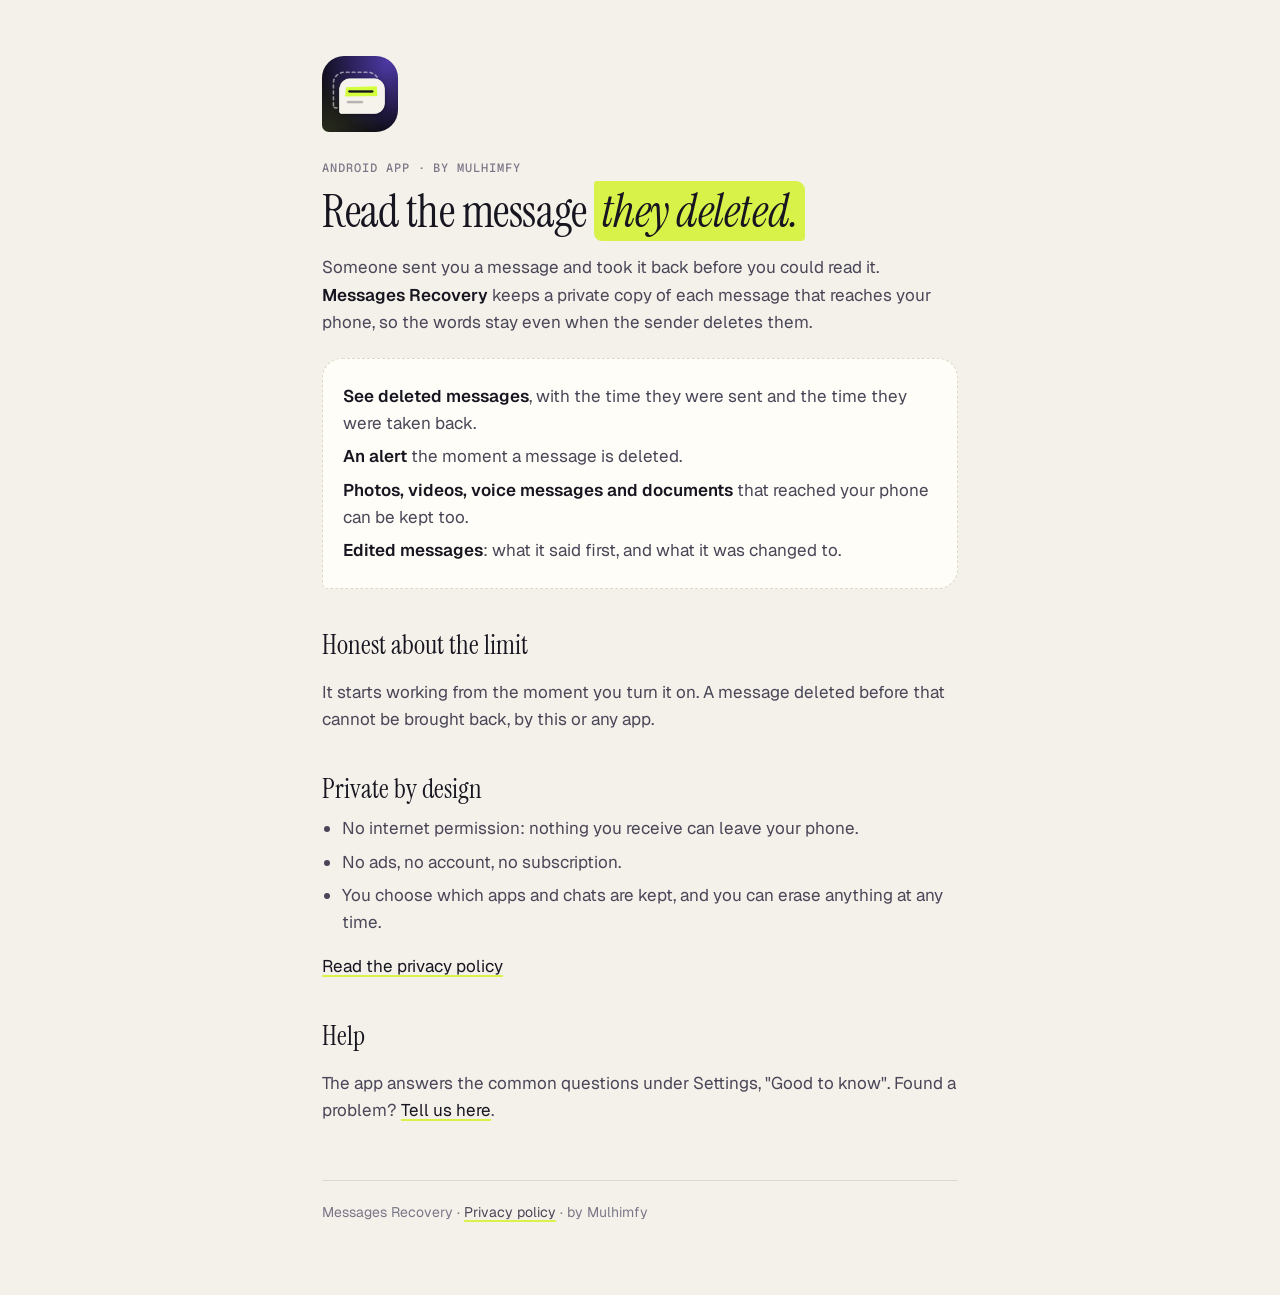
<file: docs/index.html>
<!doctype html>
<html lang="en">
<head>
<meta charset="utf-8">
<meta name="viewport" content="width=device-width,initial-scale=1">
<title>Messages Recovery · read the message they deleted</title>
<meta name="description" content="Messages Recovery for Android keeps a private copy of your incoming messages, so you can still read a message after the sender deletes it. No ads, no account, no internet permission.">
<link rel="icon" href="icon.png">
<link rel="preconnect" href="https://fonts.googleapis.com"><link rel="preconnect" href="https://fonts.gstatic.com" crossorigin>
<link href="https://fonts.googleapis.com/css2?family=Geist:wght@400;500;600&family=Geist+Mono:wght@500&family=Instrument+Serif:ital@0;1&display=swap" rel="stylesheet">
<link rel="stylesheet" href="style.css">
</head>
<body>
<main>
<img class="icon" src="icon.png" alt="Messages Recovery">
<p class="over">Android app · by Mulhimfy</p>
<h1>Read the message <em>they deleted.</em></h1>
<p>Someone sent you a message and took it back before you could read it. <b>Messages Recovery</b> keeps a private copy of each message that reaches your phone, so the words stay even when the sender deletes them.</p>

<div class="card">
<p><b>See deleted messages</b>, with the time they were sent and the time they were taken back.</p>
<p><b>An alert</b> the moment a message is deleted.</p>
<p><b>Photos, videos, voice messages and documents</b> that reached your phone can be kept too.</p>
<p><b>Edited messages</b>: what it said first, and what it was changed to.</p>
</div>

<h2>Honest about the limit</h2>
<p>It starts working from the moment you turn it on. A message deleted before that cannot be brought back, by this or any app.</p>

<h2>Private by design</h2>
<ul>
<li>No internet permission: nothing you receive can leave your phone.</li>
<li>No ads, no account, no subscription.</li>
<li>You choose which apps and chats are kept, and you can erase anything at any time.</li>
</ul>
<p><a href="privacy.html">Read the privacy policy</a></p>

<h2>Help</h2>
<p>The app answers the common questions under Settings, "Good to know". Found a problem? <a href="https://github.com/Mulhimfy/messagesrecovery-app/issues">Tell us here</a>.</p>
<footer>Messages Recovery · <a href="privacy.html">Privacy policy</a> · by Mulhimfy</footer>
</main>
</body>
</html>
</file>
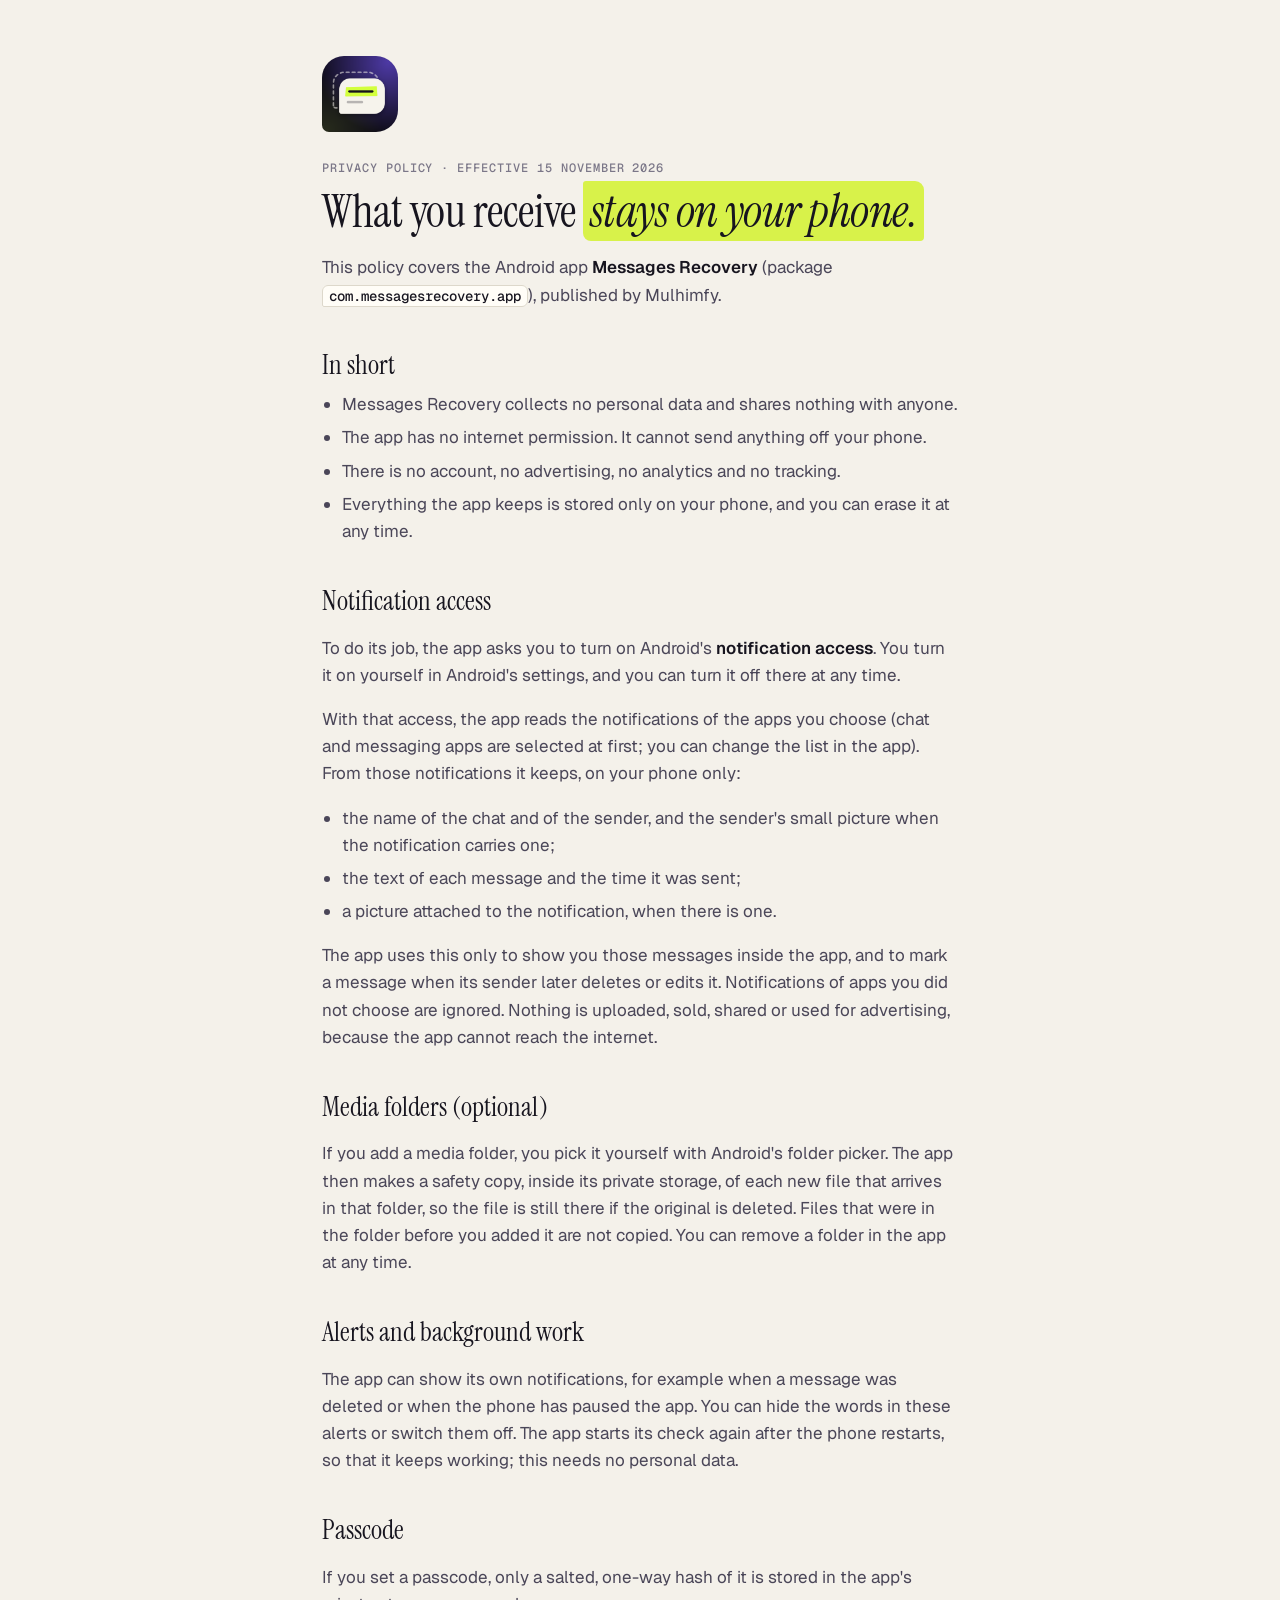
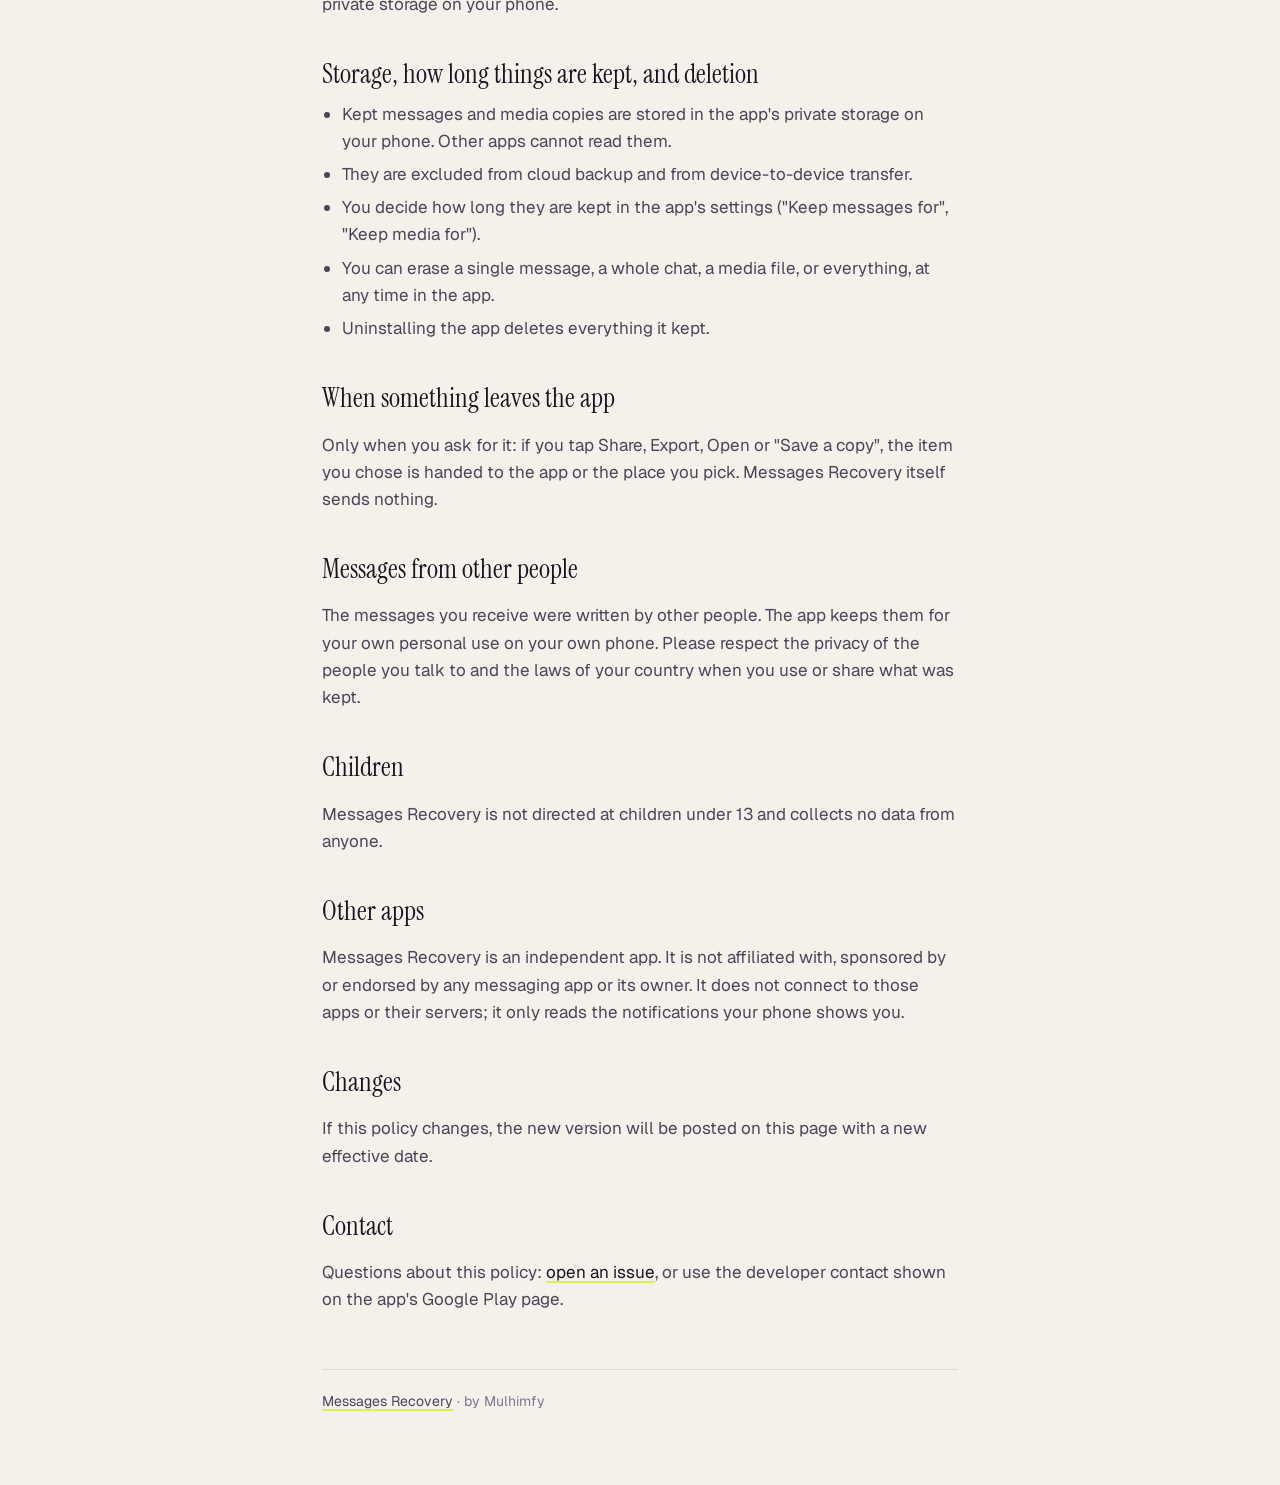
<file: docs/privacy.html>
<!doctype html>
<html lang="en">
<head>
<meta charset="utf-8">
<meta name="viewport" content="width=device-width,initial-scale=1">
<title>Privacy policy · Messages Recovery</title>
<meta name="description" content="Privacy policy of Messages Recovery for Android: your messages stay on your phone. No data collected, no internet permission.">
<link rel="icon" href="icon.png">
<link rel="preconnect" href="https://fonts.googleapis.com"><link rel="preconnect" href="https://fonts.gstatic.com" crossorigin>
<link href="https://fonts.googleapis.com/css2?family=Geist:wght@400;500;600&family=Geist+Mono:wght@500&family=Instrument+Serif:ital@0;1&display=swap" rel="stylesheet">
<link rel="stylesheet" href="style.css">
</head>
<body>
<main>
<a href="./"><img class="icon" src="icon.png" alt="Messages Recovery"></a>
<p class="over">Privacy policy · effective 15 November 2026</p>
<h1>What you receive <em>stays on your phone.</em></h1>
<p>This policy covers the Android app <b>Messages Recovery</b> (package <code>com.messagesrecovery.app</code>), published by Mulhimfy.</p>

<h2>In short</h2>
<ul>
<li>Messages Recovery collects no personal data and shares nothing with anyone.</li>
<li>The app has no internet permission. It cannot send anything off your phone.</li>
<li>There is no account, no advertising, no analytics and no tracking.</li>
<li>Everything the app keeps is stored only on your phone, and you can erase it at any time.</li>
</ul>

<h2>Notification access</h2>
<p>To do its job, the app asks you to turn on Android's <b>notification access</b>. You turn it on yourself in Android's settings, and you can turn it off there at any time.</p>
<p>With that access, the app reads the notifications of the apps you choose (chat and messaging apps are selected at first; you can change the list in the app). From those notifications it keeps, on your phone only:</p>
<ul>
<li>the name of the chat and of the sender, and the sender's small picture when the notification carries one;</li>
<li>the text of each message and the time it was sent;</li>
<li>a picture attached to the notification, when there is one.</li>
</ul>
<p>The app uses this only to show you those messages inside the app, and to mark a message when its sender later deletes or edits it. Notifications of apps you did not choose are ignored. Nothing is uploaded, sold, shared or used for advertising, because the app cannot reach the internet.</p>

<h2>Media folders (optional)</h2>
<p>If you add a media folder, you pick it yourself with Android's folder picker. The app then makes a safety copy, inside its private storage, of each new file that arrives in that folder, so the file is still there if the original is deleted. Files that were in the folder before you added it are not copied. You can remove a folder in the app at any time.</p>

<h2>Alerts and background work</h2>
<p>The app can show its own notifications, for example when a message was deleted or when the phone has paused the app. You can hide the words in these alerts or switch them off. The app starts its check again after the phone restarts, so that it keeps working; this needs no personal data.</p>

<h2>Passcode</h2>
<p>If you set a passcode, only a salted, one-way hash of it is stored in the app's private storage on your phone.</p>

<h2>Storage, how long things are kept, and deletion</h2>
<ul>
<li>Kept messages and media copies are stored in the app's private storage on your phone. Other apps cannot read them.</li>
<li>They are excluded from cloud backup and from device-to-device transfer.</li>
<li>You decide how long they are kept in the app's settings ("Keep messages for", "Keep media for").</li>
<li>You can erase a single message, a whole chat, a media file, or everything, at any time in the app.</li>
<li>Uninstalling the app deletes everything it kept.</li>
</ul>

<h2>When something leaves the app</h2>
<p>Only when you ask for it: if you tap Share, Export, Open or "Save a copy", the item you chose is handed to the app or the place you pick. Messages Recovery itself sends nothing.</p>

<h2>Messages from other people</h2>
<p>The messages you receive were written by other people. The app keeps them for your own personal use on your own phone. Please respect the privacy of the people you talk to and the laws of your country when you use or share what was kept.</p>

<h2>Children</h2>
<p>Messages Recovery is not directed at children under 13 and collects no data from anyone.</p>

<h2>Other apps</h2>
<p>Messages Recovery is an independent app. It is not affiliated with, sponsored by or endorsed by any messaging app or its owner. It does not connect to those apps or their servers; it only reads the notifications your phone shows you.</p>

<h2>Changes</h2>
<p>If this policy changes, the new version will be posted on this page with a new effective date.</p>

<h2>Contact</h2>
<p>Questions about this policy: <a href="https://github.com/Mulhimfy/messagesrecovery-app/issues">open an issue</a>, or use the developer contact shown on the app's Google Play page.</p>
<footer><a href="./">Messages Recovery</a> · by Mulhimfy</footer>
</main>
</body>
</html>
</file>
<file: docs/style.css>
:root{--bg:#0B0A10;--card:#15131D;--ink:#F2EFE6;--ink2:#B9B4C6;--ink3:#7E7990;--mark:#D8F24A;--line:#2A2735}
@media (prefers-color-scheme:light){:root{--bg:#F4F1EA;--card:#FFFDF7;--ink:#17151F;--ink2:#4A4658;--ink3:#7B7788;--mark:#D8F24A;--line:#DDD8CB}}
*{box-sizing:border-box}
html{-webkit-text-size-adjust:100%}
body{margin:0;background:var(--bg);color:var(--ink);font:400 17px/1.6 "Geist",system-ui,-apple-system,"Segoe UI",Roboto,sans-serif}
main{max-width:680px;margin:0 auto;padding:56px 22px 72px}
.icon{width:76px;height:76px;border-radius:22px 22px 22px 7px;display:block}
.over{font:500 12px/1.4 "Geist Mono",ui-monospace,monospace;letter-spacing:.08em;text-transform:uppercase;color:var(--ink3);margin:28px 0 10px}
h1{font:400 46px/1.08 "Instrument Serif",Georgia,serif;margin:0 0 18px;letter-spacing:-.01em}
h1 em{font-style:italic;color:#17151F;background:var(--mark);padding:0 .14em;border-radius:3px 9px 4px 8px;box-decoration-break:clone;-webkit-box-decoration-break:clone}
h2{font:400 27px/1.2 "Instrument Serif",Georgia,serif;margin:40px 0 10px}
p,li{color:var(--ink2)}
b,strong{color:var(--ink);font-weight:600}
ul{padding-left:20px;margin:10px 0}
li{margin:6px 0}
a{color:var(--ink);text-decoration:underline;text-decoration-color:var(--mark);text-decoration-thickness:2px;text-underline-offset:3px}
code{font:500 14px "Geist Mono",ui-monospace,monospace;background:var(--card);border:1px solid var(--line);padding:1px 6px;border-radius:6px 6px 6px 2px;color:var(--ink)}
.card{background:var(--card);border:1px dashed var(--line);border-radius:20px 20px 20px 6px;padding:18px 20px;margin:22px 0}
.card p{margin:6px 0}
.btn{display:inline-block;margin-top:8px;background:var(--mark);color:#17151F;font-weight:600;text-decoration:none;padding:13px 22px;border-radius:18px 18px 18px 6px}
footer{margin-top:56px;padding-top:20px;border-top:1px solid var(--line);font-size:14px;color:var(--ink3)}
footer a{color:var(--ink2)}
@media (max-width:480px){h1{font-size:38px}main{padding-top:40px}}
</file>
